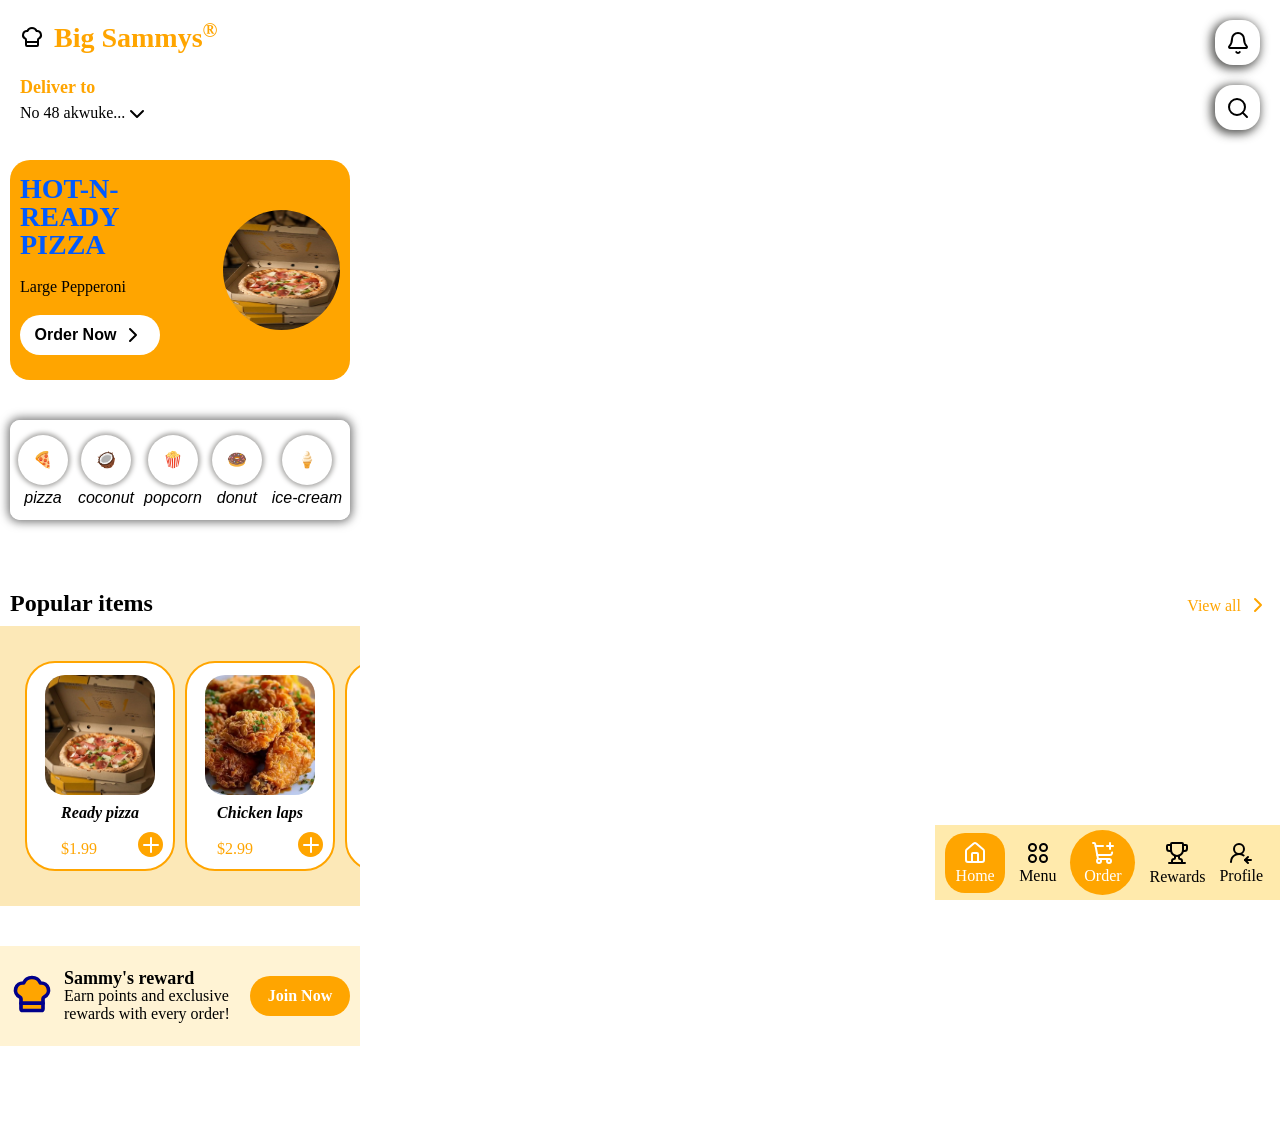
<file: index.html>
<!DOCTYPE html>
<html>

<head>
  <meta charset="UTF-8">
  <meta name="viewport" content="width=device-width, initial-scale=1">
  <meta name="description" content="Big Sammy's restaurant website" />
  <title>Big Sammy's Website</title>
  <link rel="stylesheet" href="style.css" type="text/css" />
</head>

<body>
  <header>
   <section class="h1-icons">
    <div class="h1">
      <div>
        <svg xmlns="http://www.w3.org/2000/svg" width="24" height="24" viewBox="0 0 24 24" fill="none" stroke="currentColor" stroke-width="2" stroke-linecap="round" stroke-linejoin="round" class="lucide lucide-chef-hat preview-icon"><path d="M17 21a1 1 0 0 0 1-1v-5.35c0-.457.316-.844.727-1.041a4 4 0 0 0-2.134-7.589 5 5 0 0 0-9.186 0 4 4 0 0 0-2.134 7.588c.411.198.727.585.727 1.041V20a1 1 0 0 0 1 1Z"/><path d="M6 17h12"/></svg>
      </div>
      <h1>Big Sammys<sup style="font-size:20px;">®</sup></h1>
      
    </div>
    <div class="send">
      <span class="deliver">Deliver to </span>
      <div class="address-svg">
       <span class="address">No 48 akwuke...</span>
      
       <span class="chevron-svg">
        <svg xmlns="http://www.w3.org/2000/svg" width="24" height="24" viewBox="0 0 24 24" fill="none" stroke="currentColor" stroke-width="2" stroke-linecap="round" stroke-linejoin="round" class="lucide lucide-chevron-down preview-icon"><path d="m6 9 6 6 6-6"/></svg>
      </span>
     </div>
    </div>
   </section>
   <section class=" messages-search">
     <div class="notification-svg">
       <svg xmlns="http://www.w3.org/2000/svg" width="24" height="24" viewBox="0 0 24 24" fill="none" stroke="currentColor" stroke-width="2" stroke-linecap="round" stroke-linejoin="round" class="lucide lucide-bell preview-icon"><path d="M10.268 21a2 2 0 0 0 3.464 0"/><path d="M3.262 15.326A1 1 0 0 0 4 17h16a1 1 0 0 0 .74-1.673C19.41 13.956 18 12.499 18 8A6 6 0 0 0 6 8c0 4.499-1.411 5.956-2.738 7.326"/></svg>
     </div>
     <div class="search-svg">
       <svg xmlns="http://www.w3.org/2000/svg" width="24" height="24" viewBox="0 0 24 24" fill="none" stroke="currentColor" stroke-width="2" stroke-linecap="round" stroke-linejoin="round" class="lucide lucide-search preview-icon"><path d="m21 21-4.34-4.34"/><circle cx="11" cy="11" r="8"/></svg>
     </div>
   </section>
  </header>
  <main>
    <section class="hero">
     <div>
      <h2 class="hot">HOT-N-READY
      <br />
      PIZZA</h2>
      <p class="large">Large Pepperoni</p>
     <div class="order-pizza">
       <a href="#">Order Now</a>
       <span class="order-svg">
         <svg xmlns="http://www.w3.org/2000/svg" width="24" height="24" viewBox="0 0 24 24" fill="none" stroke="currentColor" stroke-width="2" stroke-linecap="round" stroke-linejoin="round" class="lucide lucide-chevron-right preview-icon"><path d="m9 18 6-6-6-6"/></svg>
       </div>
     </span>
     </div>
      <img src="aa5227455e37a54e2c7b1e80053f87bf.jpg" alt="image of a Pizza" />
    </section>
    <section class="haves">
      <div class="pizza">
        <span class="img">🍕</span>
        <span class="text">pizza</span>
      </div>
      <div class="pizza">
        <span class="img">🥥</span>
        <span class="text">coconut</span>
      </div>
      <div class="pizza">
        <span class="img">🍿</span>
        <span class="text">popcorn</span>
      </div>
      <div class="pizza">
        <span class="img">🍩</span>
        <span class="text">donut</span>
      </div>
      <div class="pizza">
        <span class="img">🍦</span>
        <span class="text">ice-cream</span>
      </div>
    </section>
    <section>
      <div class="p-items">
        <h2>Popular items</h2>
       <div class="more-items">
        <span class="view-text">View all</span>
        <span class="view-svg">     
        <svg xmlns="http://www.w3.org/2000/svg" width="24" height="24" viewBox="0 0 24 24" fill="none" stroke="orange" stroke-width="2" stroke-linecap="round" stroke-linejoin="round" class="lucide lucide-chevron-right preview-icon"><path d="m9 18 6-6-6-6"/></svg>
        </span>
       </div>
      </div>
      <div class="the-items">
       <div class="items">
        <img src="aa5227455e37a54e2c7b1e80053f87bf.jpg" alt="A picture of a pizza" />
       <div class="info">
        <h4>Ready pizza</h4>
        <p>&dollar;1.99</p>
        <div class="add-svg">
          <svg xmlns="http://www.w3.org/2000/svg" width="24" height="24" viewBox="0 0 24 24" fill="none" stroke="white" stroke-width="2" stroke-linecap="round" stroke-linejoin="round" class="lucide lucide-plus preview-icon"><path d="M5 12h14"/><path d="M12 5v14"/></svg>
        </div>
       </div>
       </div>
       <div class="items">
        <img src="1784463742603.jpg" alt="A picture of a chicken's legs" />
       <div class="info">
        <h4>Chicken laps</h4>
        <p>&dollar;2.99</p>
        <div class="add-svg">
          <svg xmlns="http://www.w3.org/2000/svg" width="24" height="24" viewBox="0 0 24 24" fill="none" stroke="white" stroke-width="2" stroke-linecap="round" stroke-linejoin="round" class="lucide lucide-plus preview-icon"><path d="M5 12h14"/><path d="M12 5v14"/></svg>
        </div>
       </div>
       </div>
       <div class="items">
        <img src="1784463756573.jpg" alt="A picture of a stockfish" />
       <div class="info">
        <h4>Dried fish</h4>
        <p>&dollar;3.99</p>
        <div class="add-svg">
          <svg xmlns="http://www.w3.org/2000/svg" width="24" height="24" viewBox="0 0 24 24" fill="none" stroke="white" stroke-width="2" stroke-linecap="round" stroke-linejoin="round" class="lucide lucide-plus preview-icon"><path d="M5 12h14"/><path d="M12 5v14"/></svg>
        </div>
       </div>
       </div>
      </div>
    </section>
    <section class="earn">
        <div>
          <svg xmlns="http://www.w3.org/2000/svg" width="44" height="54" viewBox="0 0 24 24" fill="orange" stroke="darkblue" stroke-width="2" stroke-linecap="round" stroke-linejoin="round" class="lucide lucide-chef-hat preview-icon"><path d="M17 21a1 1 0 0 0 1-1v-5.35c0-.457.316-.844.727-1.041a4 4 0 0 0-2.134-7.589 5 5 0 0 0-9.186 0 4 4 0 0 0-2.134 7.588c.411.198.727.585.727 1.041V20a1 1 0 0 0 1 1Z"/><path d="M6 17h12"/></svg>
        </div>
      <div class="reward">
        <h4>Sammy's reward</h4>
        <p>Earn points and exclusive rewards with every order!</p>
      </div>
      <div class="join">
        <a href="#">Join Now</a>
      </div>
    </section>
    <nav class="bottom-navs">
      <div class="home-nav">
        <svg xmlns="http://www.w3.org/2000/svg" width="24" height="24" viewBox="0 0 24 24" fill="none" stroke="currentColor" stroke-width="2" stroke-linecap="round" stroke-linejoin="round" class="lucide lucide-house preview-icon"><path d="M15 21v-8a1 1 0 0 0-1-1h-4a1 1 0 0 0-1 1v8"/><path d="M3 10a2 2 0 0 1 .709-1.528l7-6a2 2 0 0 1 2.582 0l7 6A2 2 0 0 1 21 10v9a2 2 0 0 1-2 2H5a2 2 0 0 1-2-2z"/></svg>
        
        
        <p>Home</p>
      </div>
      <div class="menu-nav">
        <svg xmlns="http://www.w3.org/2000/svg" width="24" height="24" viewBox="0 0 24 24" fill="none" stroke="currentColor" stroke-width="2" stroke-linecap="round" stroke-linejoin="round" class="lucide lucide-layout-grid-circles preview-icon"><circle cx="17.5" cy="17.5" r="3.5"/><circle cx="17.5" cy="6.5" r="3.5"/><circle cx="6.5" cy="17.5" r="3.5"/><circle cx="6.5" cy="6.5" r="3.5"/></svg>
        <p>Menu</p>
      </div>
      <div class="order-nav">
        <svg xmlns="http://www.w3.org/2000/svg" width="24" height="24" viewBox="0 0 24 24" fill="none" stroke="white" stroke-width="2" stroke-linecap="round" stroke-linejoin="round" class="lucide lucide-shopping-cart-plus preview-icon"><path d="M16 5h6"/><path d="M19 2v6"/><path d="m2.05 2.05 1.099-.028a1 1 0 011.008.815l2.69 14.347A1 1 0 007.83 18H18"/><path d="M4.564 5H12"/><path d="M6.25 14h12.712a2 2 0 001.991-1.57l.172-1.041"/><circle cx="18" cy="20" r="2"/><circle cx="8" cy="20" r="2"/></svg>
        <p>Order</p>
      </div>
      <div class="rewards-nav">
        <svg xmlns="http://www.w3.org/2000/svg" width="24" height="24" viewBox="0 0 24 24" fill="none" stroke="currentColor" stroke-width="2" stroke-linecap="round" stroke-linejoin="round" class="lucide lucide-trophy preview-icon"><path d="M10 14.66V17a1 1 0 0 1-1 1 2 2 0 0 0-2 2v2"/><path d="M14 14.66V17a1 1 0 0 0 1 1 2 2 0 0 1 2 2v2"/><path d="M17.916 10H19.5A2.5 2.5 0 0 0 22 7.5V5a1 1 0 0 0-1-1h-3"/><path d="M4 22h16"/><path d="M6 9a6 6 0 0 0 12 0V3a1 1 0 0 0-1-1H7a1 1 0 0 0-1 1z"/><path d="M6.084 10H4.5A2.5 2.5 0 0 1 2 7.5V5a1 1 0 0 1 1-1h3"/></svg>
        <p>Rewards</p>
      </div>
      <div class="profile-nav">
        <svg xmlns="http://www.w3.org/2000/svg" width="24" height="24" viewBox="0 0 24 24" fill="none" stroke="currentColor" stroke-width="2" stroke-linecap="round" stroke-linejoin="round" class="lucide lucide-user-round-arrow-left preview-icon"><path d="m19 16-3 3"/><path d="M2 21a8 8 0 0 1 12.664-6.5"/><path d="M22 19h-6l3 3"/><circle cx="10" cy="8" r="5"/></svg>
        <p>Profile</p>
      </div>
    </nav>
  </main>
</body>

</html>
</file>
<file: style.css>
* {
  margin:0;
  padding:0;
  box-sizing:border-box;
}
body {
  background-color: rgba(255, 255, 255, 0.93);
}
header {
  width:100%;
  display: flex;
  justify-content: space-between;
  align-items:center;
  padding:20px;
}
.h1-icons {
  display:flex;
  flex-direction:column;
  gap:25px;
  justify-content: center;
  align-items:flex-start;
}
.h1 {
  display: flex;
  justify-content: center;
  align-items: flex-end;
  gap:10px;
}
.h1 h1 {
  font: normal 700 28px / 1 serif;
  color:orange;
}
.send .deliver {
  font:normal bold 18px / 1 Verdana;
  color: orange;
}
.messages-search {
  display:flex;
  flex-direction:column;
  gap:20px;
  justify-content: center;
  align-items:flex-start;
}
.notification-svg, .search-svg {
  width:45px;
  height:45px;
  border-radius:40%;
  background-color: white;
  display:flex;
  justify-content:center;
  align-items:center;
  box-shadow: -2px 2px 10px 2px rgba(75, 75, 73, 0.93);
}
.address-svg {
  display:flex;
  justify-content: center;
  align-items:center;
}
.chevron-svg {
  margin:5px 0px 0px;
}
.address {
  font: normal 500 16px / 1 Verdana;
}
.hero {
  width:140px;
  height:130px;
  background-color: orange;
  display: flex;
  justify-content: center;
  align-items: center;
  gap:10px;
  padding:10px;
  margin:10px;
  border-radius: 20px;
  overflow: hidden;
  animation:open 2s linear 1s 1 normal both;
}
@keyframes open {
  to {
    width:340px;
    height:220px;
  }
}
.hero img {
  width:120px;
  height:120px;
  border-radius:50%;
}
.hero .hot {
  text-align:left;
  margin:0px 0px 10px 0px;
  font: normal bold 28px / 1 Verdana;
  color: white;
  mix-blend-mode: difference;
}
.hero .large {
  font:normal 500 16px / 1 Verdana;
  margin:20px 0px 10px;
}
.hero .order-pizza {
  display:flex;
  justify-content: center;
  align-items:center;
  width:140px;
  height:30px;
  background-color: white;
  padding:20px 2px;
  border-radius: 50px;
  gap:5px;
  margin:20px 0px 10px 0px;
}
 .hero .order-pizza a {
   display:inline-block;
   text-decoration:none;
   color:white;
   font: normal 800 16px / 1 sans-serif;
   mix-blend-mode: difference;
 }
 .hero .order-pizza .order-svg{
   display:inline-block;
   margin:4px 0px 0px;
 }
 .haves {
   width:340px;
   height:100px;
   padding:5px 2px;
   margin:40px 10px 70px;
   display:flex;
   justify-content: center;
   align-items:center;
   gap:10px;
   background-color:rgba(255, 255, 255, 0.99);
   box-shadow:0px 0px 10px 2px rgba(113, 113, 113, 0.99);
   border-radius:10px;
 }
 .pizza {
   display:flex;
   justify-content: center;
   align-items:center;
   flex-direction:column;
   gap:5px;
 }
 .pizza .img {
   width:50px;
   height:50px;
   background-color: rgba(255, 255, 255, 1);
   box-shadow:0px 0px 5px 2px rgba(163, 162, 160, 1);
   border-radius:50%;
   display:flex;
   justify-content:center;
   align-items:center;
 }
 .pizza .text {
   font: italic 500 16px / 1 Arial;
 }
 .p-items {
   margin:5px 10px;
   display:flex;
   justify-content: space-between;
   align-items: baseline;
 }
 .more-items {
   display:flex;
   justify-content:center;
   align-items:center;
   gap:5px;
 }
 .view-svg {
   margin:2px 0px 0px;
 }
 .view-text {
   font: normal 500 16px / 1 Verdana;
   color:orange;
 }
 .the-items {
   padding:20px 10px 20px 170px;
   width:360px;
   height:280px;
   display: flex;
   justify-content:center;
   align-items:center;
   gap:10px;
   background-color: rgba(251, 223, 153, 0.7);
   overflow-x: auto;
   overflow-y:hidden;
   
 }
 .items {
   display:flex;
   flex-direction:column;
   justify-content: center;
   flex: 1 1 150px;
   border:2px solid orange;
   align-items:center;
   padding:20px;
   gap:10px;
   width:150px;
   height:210px;
   background-color: rgba(255, 255, 255, 1);
   border-radius:30px;
   position: relative;
   transition: all 1s linear 0s;
 }
 .items:hover {
   height:230px;
   width:190px;
   flex-basis:180px;
   gap:20px;
 }
 .info {
   display:flex;
   justify-content: center;
   align-items: flex-start;
   flex-direction:column;
   gap:15px;
   text-align:left;
 }
 .info h4 {
   font: normal 500 16px / 1 Verdana;
 }
  .info p {
   font: normal 500 16px / 1 Verdana;
   color:orange;
   margin:5px 0px 0px;
 }
 .info .add-svg {
   display:flex;
   justify-content: center;
   align-items: center;
   position: absolute;
   bottom:12px;
   right:10px;
   width:25px;
   height:25px;
   border-radius:50%;
   background-color: orange;
 }
 .items img {
   width:110px;
   height:120px;
   object-fit: cover;
   border-radius:20px;
   transition: width 1s linear 0s, height 1s linear 0s;
 }
 .items img:hover {
   width:130px;
   height:130px;
 }
 .items h4 {
   font: italic 700 16px / 1 Georgia;
 }
 .earn {
   width:360px;
   height:100px;
   display: flex;
   justify-content:center;
   align-items:center;
   gap:10px;
   padding:0px 5px;
   margin:40px 0px 100px;
   background-color:rgba(255, 243, 212, 1);
 }
 .earn h4 {
   font: normal 800 18px / 1 Verdana;
 }
 .earn p {
   font: normal 400 16px / 1.1 Georgia;
   width:22ch;
 }
 .earn .join {
    display: flex;
    justify-content:center;
    align-items: center;
    width:100px;
    height:30px;
    background-color: orange;
    padding:20px 10px ;
    border-radius:20px;
 }
  .earn a {
    text-decoration: none;
    font: normal bold 16px / 1 Verdana;
    color:white;
    display:block;
  }
  .bottom-navs {
    max-width:400px;
    display:flex;
    margin:0px 0px 0px 0px;
    justify-content: center;
    align-items: baseline;
    gap:14px;
    background-color: rgba(255, 234, 172, 1);
    padding:5px 17px 5px 10px;
    position: fixed;
    bottom:0;
    right:0;
    z-index:10;
    overflow: auto;
  }
  .home-nav {
    display:flex;
    justify-content: center;
    align-items: center;
    flex-direction:column;
    gap:2px;
    width:60px;
    height:60px;
    background-color: orange;
    border-radius:20px;
    color: white;
  }
  .menu-nav {
    display:flex;
    justify-content: center;
    align-items: center;
    flex-direction:column;
    gap:2px;
  }
  .order-nav {
    display: flex;
    justify-content: center;
    align-items: center;
    flex-direction: column;
    gap:2px;
    width:65px;
    height:65px;
    border-radius:50%;
    color:white;
    background-color: orange;
  }
  .rewards-nav {
    display: flex;
    justify-content: center;
    align-items: center;
    flex-direction: column;
    gap:3px;
  }
  .profile-nav {
    display: flex;
    justify-content: center;
    align-items: center;
    flex-direction: column;
    gap:2px;
  }
</file>
<file: restaurant.css>
* {
  margin:0;
  padding:0;
  box-sizing:border-box;
}
body {
  background-color: rgba(255, 255, 255, 0.93);
}
header {
  width:100%;
  display: flex;
  justify-content: space-between;
  align-items:center;
  padding:20px;
}
.h1-icons {
  display:flex;
  flex-direction:column;
  gap:25px;
  justify-content: center;
  align-items:flex-start;
}
.h1 {
  display: flex;
  justify-content: center;
  align-items: flex-end;
  gap:10px;
}
.h1 h1 {
  font: normal 700 28px / 1 serif;
  color:orange;
}
.send .deliver {
  font:normal bold 18px / 1 Verdana;
  color: orange;
}
.messages-search {
  display:flex;
  flex-direction:column;
  gap:20px;
  justify-content: center;
  align-items:flex-start;
}
.notification-svg, .search-svg {
  width:45px;
  height:45px;
  border-radius:40%;
  background-color: white;
  display:flex;
  justify-content:center;
  align-items:center;
  box-shadow: -2px 2px 10px 2px rgba(75, 75, 73, 0.93);
}
.address-svg {
  display:flex;
  justify-content: center;
  align-items:center;
}
.chevron-svg {
  margin:5px 0px 0px;
}
.address {
  font: normal 500 16px / 1 Verdana;
}
.hero {
  width:140px;
  height:130px;
  background-color: orange;
  display: flex;
  justify-content: center;
  align-items: center;
  gap:10px;
  padding:10px;
  margin:10px;
  border-radius: 20px;
  overflow: hidden;
  animation:open 2s linear 1s 1 normal both;
}
@keyframes open {
  to {
    width:340px;
    height:220px;
  }
}
.hero img {
  width:120px;
  height:120px;
  border-radius:50%;
}
.hero .hot {
  text-align:left;
  margin:0px 0px 10px 0px;
  font: normal bold 28px / 1 Verdana;
  color: white;
  mix-blend-mode: difference;
}
.hero .large {
  font:normal 500 16px / 1 Verdana;
  margin:20px 0px 10px;
}
.hero .order-pizza {
  display:flex;
  justify-content: center;
  align-items:center;
  width:140px;
  height:30px;
  background-color: white;
  padding:20px 2px;
  border-radius: 50px;
  gap:5px;
  margin:20px 0px 10px 0px;
}
 .hero .order-pizza a {
   display:inline-block;
   text-decoration:none;
   color:white;
   font: normal 800 16px / 1 sans-serif;
   mix-blend-mode: difference;
 }
 .hero .order-pizza .order-svg{
   display:inline-block;
   margin:4px 0px 0px;
 }
 .haves {
   width:340px;
   height:100px;
   padding:5px 2px;
   margin:40px 10px 70px;
   display:flex;
   justify-content: center;
   align-items:center;
   gap:10px;
   background-color:rgba(255, 255, 255, 0.99);
   box-shadow:0px 0px 10px 2px rgba(113, 113, 113, 0.99);
   border-radius:10px;
 }
 .pizza {
   display:flex;
   justify-content: center;
   align-items:center;
   flex-direction:column;
   gap:5px;
 }
 .pizza .img {
   width:50px;
   height:50px;
   background-color: rgba(255, 255, 255, 1);
   box-shadow:0px 0px 5px 2px rgba(163, 162, 160, 1);
   border-radius:50%;
   display:flex;
   justify-content:center;
   align-items:center;
 }
 .pizza .text {
   font: italic 500 16px / 1 Arial;
 }
 .p-items {
   margin:5px 10px;
   display:flex;
   justify-content: space-between;
   align-items: baseline;
 }
 .more-items {
   display:flex;
   justify-content:center;
   align-items:center;
   gap:5px;
 }
 .view-svg {
   margin:2px 0px 0px;
 }
 .view-text {
   font: normal 500 16px / 1 Verdana;
   color:orange;
 }
 .the-items {
   padding:20px 10px 20px 170px;
   width:360px;
   height:280px;
   display: flex;
   justify-content:center;
   align-items:center;
   gap:10px;
   background-color: rgba(251, 223, 153, 0.7);
   overflow-x: auto;
   overflow-y:hidden;
   
 }
 .items {
   display:flex;
   flex-direction:column;
   justify-content: center;
   flex: 1 1 150px;
   border:2px solid orange;
   align-items:center;
   padding:20px;
   gap:10px;
   width:150px;
   height:210px;
   background-color: rgba(255, 255, 255, 1);
   border-radius:30px;
   position: relative;
   transition: all 1s linear 0s;
 }
 .items:hover {
   height:230px;
   width:190px;
   flex-basis:180px;
   gap:20px;
 }
 .info {
   display:flex;
   justify-content: center;
   align-items: flex-start;
   flex-direction:column;
   gap:15px;
   text-align:left;
 }
 .info h4 {
   font: normal 500 16px / 1 Verdana;
 }
  .info p {
   font: normal 500 16px / 1 Verdana;
   color:orange;
   margin:5px 0px 0px;
 }
 .info .add-svg {
   display:flex;
   justify-content: center;
   align-items: center;
   position: absolute;
   bottom:12px;
   right:10px;
   width:25px;
   height:25px;
   border-radius:50%;
   background-color: orange;
 }
 .items img {
   width:110px;
   height:120px;
   object-fit: cover;
   border-radius:20px;
   transition: width 1s linear 0s, height 1s linear 0s;
 }
 .items img:hover {
   width:130px;
   height:130px;
 }
 .items h4 {
   font: italic 700 16px / 1 Georgia;
 }
 .earn {
   width:360px;
   height:100px;
   display: flex;
   justify-content:center;
   align-items:center;
   gap:10px;
   padding:0px 5px;
   margin:40px 0px 100px;
   background-color:rgba(255, 243, 212, 1);
 }
 .earn h4 {
   font: normal 800 18px / 1 Verdana;
 }
 .earn p {
   font: normal 400 16px / 1.1 Georgia;
   width:22ch;
 }
 .earn .join {
    display: flex;
    justify-content:center;
    align-items: center;
    width:100px;
    height:30px;
    background-color: orange;
    padding:20px 10px ;
    border-radius:20px;
 }
  .earn a {
    text-decoration: none;
    font: normal bold 16px / 1 Verdana;
    color:white;
    display:block;
  }
  .bottom-navs {
    max-width:400px;
    display:flex;
    margin:0px 0px 0px 0px;
    justify-content: center;
    align-items: baseline;
    gap:14px;
    background-color: rgba(255, 234, 172, 1);
    padding:5px 17px 5px 10px;
    position: fixed;
    bottom:0;
    right:0;
    z-index:10;
    overflow: auto;
  }
  .home-nav {
    display:flex;
    justify-content: center;
    align-items: center;
    flex-direction:column;
    gap:2px;
    width:60px;
    height:60px;
    background-color: orange;
    border-radius:20px;
    color: white;
  }
  .menu-nav {
    display:flex;
    justify-content: center;
    align-items: center;
    flex-direction:column;
    gap:2px;
  }
  .order-nav {
    display: flex;
    justify-content: center;
    align-items: center;
    flex-direction: column;
    gap:2px;
    width:65px;
    height:65px;
    border-radius:50%;
    color:white;
    background-color: orange;
  }
  .rewards-nav {
    display: flex;
    justify-content: center;
    align-items: center;
    flex-direction: column;
    gap:3px;
  }
  .profile-nav {
    display: flex;
    justify-content: center;
    align-items: center;
    flex-direction: column;
    gap:2px;
  }
</file>
